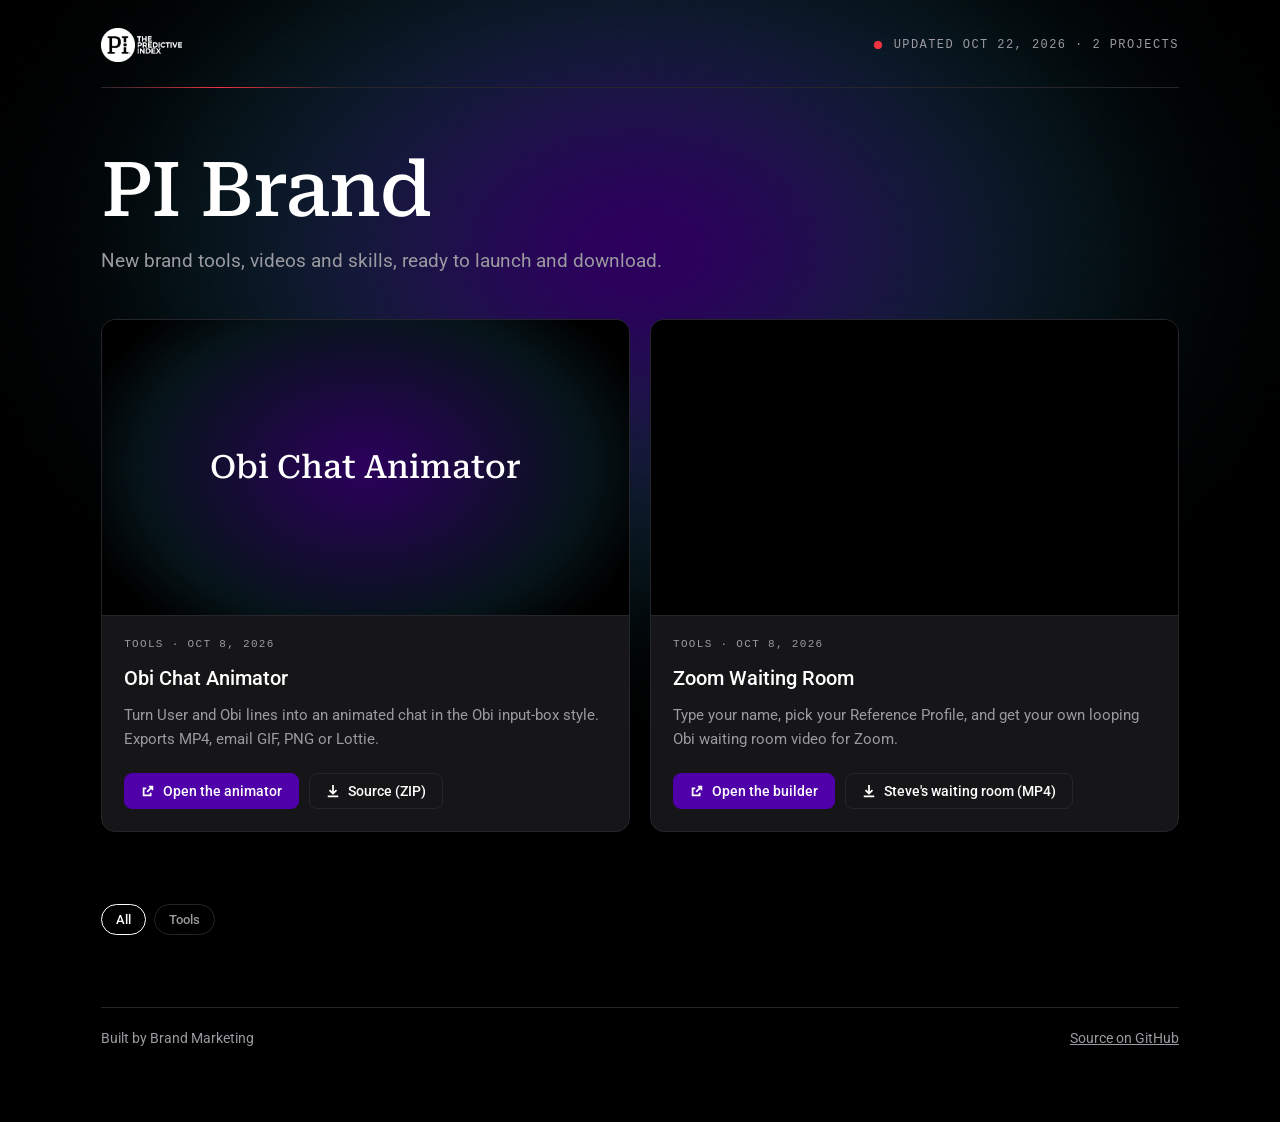
<file: index.html>
<!doctype html>
<html lang="en">
<head>
<meta charset="utf-8">
<meta name="viewport" content="width=device-width, initial-scale=1">
<title>PI Brand</title>
<meta name="description" content="Launch and download branded tools, videos and skills from PI Brand Marketing.">
<link rel="icon" href="assets/PI_Logo_Circle.svg">
<link rel="stylesheet" href="css/site.css">
</head>
<body>
<canvas id="glow" aria-hidden="true"></canvas>
<div class="page">
  <header class="masthead">
    <img class="logo" src="assets/PI_Logo_White.png" alt="The Predictive Index">
    <p class="status mono"><span class="dot"></span><span id="status">Loading</span></p>
    <div class="hairline" aria-hidden="true"><i></i></div>
  </header>

  <section class="hero">
    <h1 class="display">PI Brand</h1>
    <p class="lede">New brand tools, videos and skills, ready to launch and download.</p>
    <div id="featured" class="featured"></div>
  </section>

  <nav class="filters" id="filters" aria-label="Filter projects"></nav>
  <main id="sections"></main>

  <footer class="colophon">
    <span>Built by Brand Marketing</span>
    <a href="https://github.com/smessina-pi-git/pi-brand">Source on GitHub</a>
  </footer>
</div>
<script src="js/app.js"></script>
</body>
</html>
</file>
<file: css/site.css>
@font-face{font-family:Roboto;font-weight:400;src:url(../fonts/Roboto-Regular.ttf) format("truetype");font-display:swap}
@font-face{font-family:Roboto;font-weight:500;src:url(../fonts/Roboto-Medium.ttf) format("truetype");font-display:swap}
@font-face{font-family:Roboto;font-weight:700;src:url(../fonts/Roboto-Bold.ttf) format("truetype");font-display:swap}
@font-face{font-family:"Roboto Serif";font-weight:500;src:url(../fonts/RobotoSerif-Medium.ttf) format("truetype");font-display:swap}
/* Dark launch showcase: tokens from the v7 waiting room. Red marks intent only; purple is the one action colour. */
:root{--surface:#000;--card:#161618;--card-hi:#1c1c1f;--ink:#fff;--muted:#9a9aa0;--rule:#26262a;--red:#ef3340;--blue:#33a8d3;--purple:#5000a8;--purple-hi:#6a1ed0;
  --sans:Roboto,-apple-system,"Helvetica Neue",Arial,sans-serif;--serif:"Roboto Serif",Georgia,serif;--mono:ui-monospace,"SF Mono",Menlo,monospace;color-scheme:dark}
*{box-sizing:border-box;margin:0;padding:0}
body{background:var(--surface);color:var(--ink);font:400 16px/1.55 var(--sans);-webkit-font-smoothing:antialiased;overflow-x:hidden}
#glow{position:fixed;inset:0;width:100%;height:100%;z-index:0;pointer-events:none}
.page{position:relative;z-index:1;max-width:1180px;margin:0 auto;padding:0 max(16px,4vw) 72px}
a{color:inherit}
:focus-visible{outline:2px solid var(--red);outline-offset:3px}
.mono{font-family:var(--mono);font-size:12px;letter-spacing:.12em;text-transform:uppercase;color:var(--muted)}

.masthead{position:relative;display:flex;justify-content:space-between;align-items:center;padding:28px 0 26px}
.logo{height:34px;width:auto}
.status{display:flex;align-items:center;gap:12px}
.dot{position:relative;width:8px;height:8px;border-radius:50%;background:var(--red)}
.dot::after{content:"";position:absolute;inset:0;border-radius:50%;border:1.5px solid var(--red);animation:pulse 1.6s ease-out infinite}
@keyframes pulse{from{transform:scale(1);opacity:.8}to{transform:scale(3.2);opacity:0}}
.hairline{position:absolute;left:0;right:0;bottom:0;height:1px;background:var(--rule);overflow:hidden}
.hairline i{position:absolute;top:0;height:1px;width:240px;background:linear-gradient(90deg,transparent,var(--red),transparent);animation:sweep 2.4s ease-in-out infinite}
@keyframes sweep{from{left:-240px}to{left:100%}}

.hero{padding:64px 0 36px}
.display{font:500 clamp(40px,7vw,76px)/1.02 var(--serif);letter-spacing:-.015em}
.lede{margin-top:16px;max-width:52ch;font-size:19px;color:var(--muted)}
.featured{display:grid;grid-template-columns:repeat(2,minmax(0,1fr));gap:20px;margin-top:44px}

.card{display:flex;flex-direction:column;background:var(--card);border:1px solid var(--rule);border-radius:14px;overflow:hidden;transition:border-color .2s,transform .2s}
.card:hover{border-color:#3a3a40;transform:translateY(-2px)}
.media{position:relative;aspect-ratio:16/9;background:#000;border-bottom:1px solid var(--rule);overflow:hidden}
.media video{width:100%;height:100%;object-fit:cover;display:block}
.media .type{position:absolute;inset:0;display:grid;place-items:center;padding:20px;text-align:center;font:500 clamp(22px,3vw,32px)/1.1 var(--serif);
  background:radial-gradient(ellipse 70% 90% at 50% 50%,rgba(80,0,168,.55),rgba(51,168,211,.12) 60%,transparent 80%)}
.body{display:flex;flex-direction:column;gap:10px;padding:20px 22px 22px;flex:1}
.body h3{font-size:20px;font-weight:500}
.body p{color:var(--muted);font-size:15px}
.body .mono{font-size:11px}
.actions{display:flex;flex-wrap:wrap;gap:10px;margin-top:auto;padding-top:12px}
.btn{display:inline-flex;align-items:center;gap:8px;padding:10px 16px;border-radius:8px;font:500 14px/1 var(--sans);text-decoration:none;border:1px solid var(--rule);color:var(--ink);background:transparent;transition:background .15s,border-color .15s}
.btn:hover{border-color:var(--muted);background:var(--card-hi)}
.btn.primary{background:var(--purple);border-color:var(--purple)}
.btn.primary:hover{background:var(--purple-hi);border-color:var(--purple-hi)}
.btn svg{width:14px;height:14px;fill:currentColor}

.filters{display:flex;flex-wrap:wrap;gap:8px;margin:36px 0 8px}
.chip{padding:8px 14px;border-radius:999px;border:1px solid var(--rule);background:transparent;color:var(--muted);font:500 13px/1 var(--sans);cursor:pointer}
.chip:hover{color:var(--ink);border-color:var(--muted)}
.chip[aria-pressed=true]{color:var(--ink);border-color:var(--ink)}
section.group{margin-top:36px}
section.group h2{font-size:24px;font-weight:500;margin-bottom:16px}
.grid{display:grid;grid-template-columns:repeat(auto-fill,minmax(300px,1fr));gap:20px}
.more{display:grid;gap:6px;margin-top:2px}
.colophon{display:flex;justify-content:space-between;gap:16px;flex-wrap:wrap;margin-top:72px;padding-top:20px;border-top:1px solid var(--rule);color:var(--muted);font-size:14px}
.colophon a:hover{color:var(--ink)}
@media(max-width:760px){.featured{grid-template-columns:1fr}.hero{padding-top:40px}.status{display:none}}
@media(prefers-reduced-motion:reduce){.dot::after,.hairline i{animation:none}.card{transition:none}}
</file>
